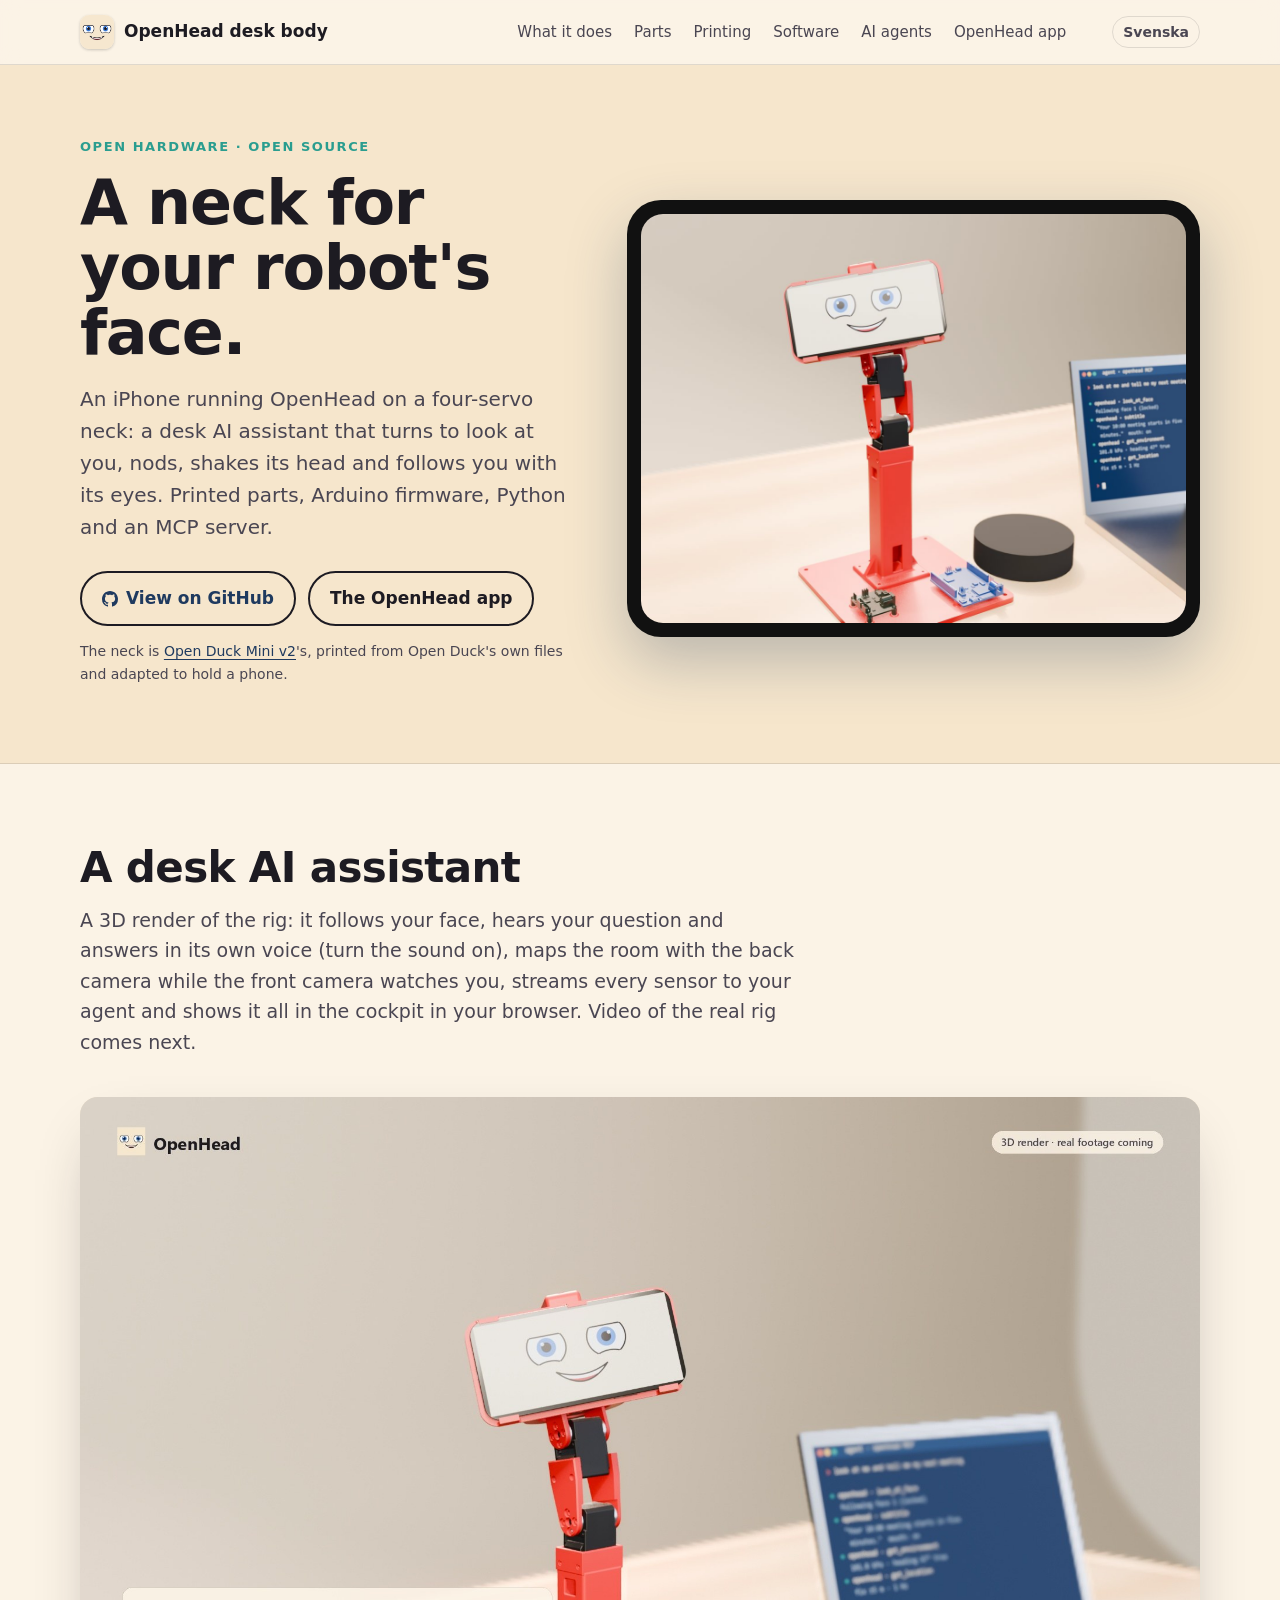
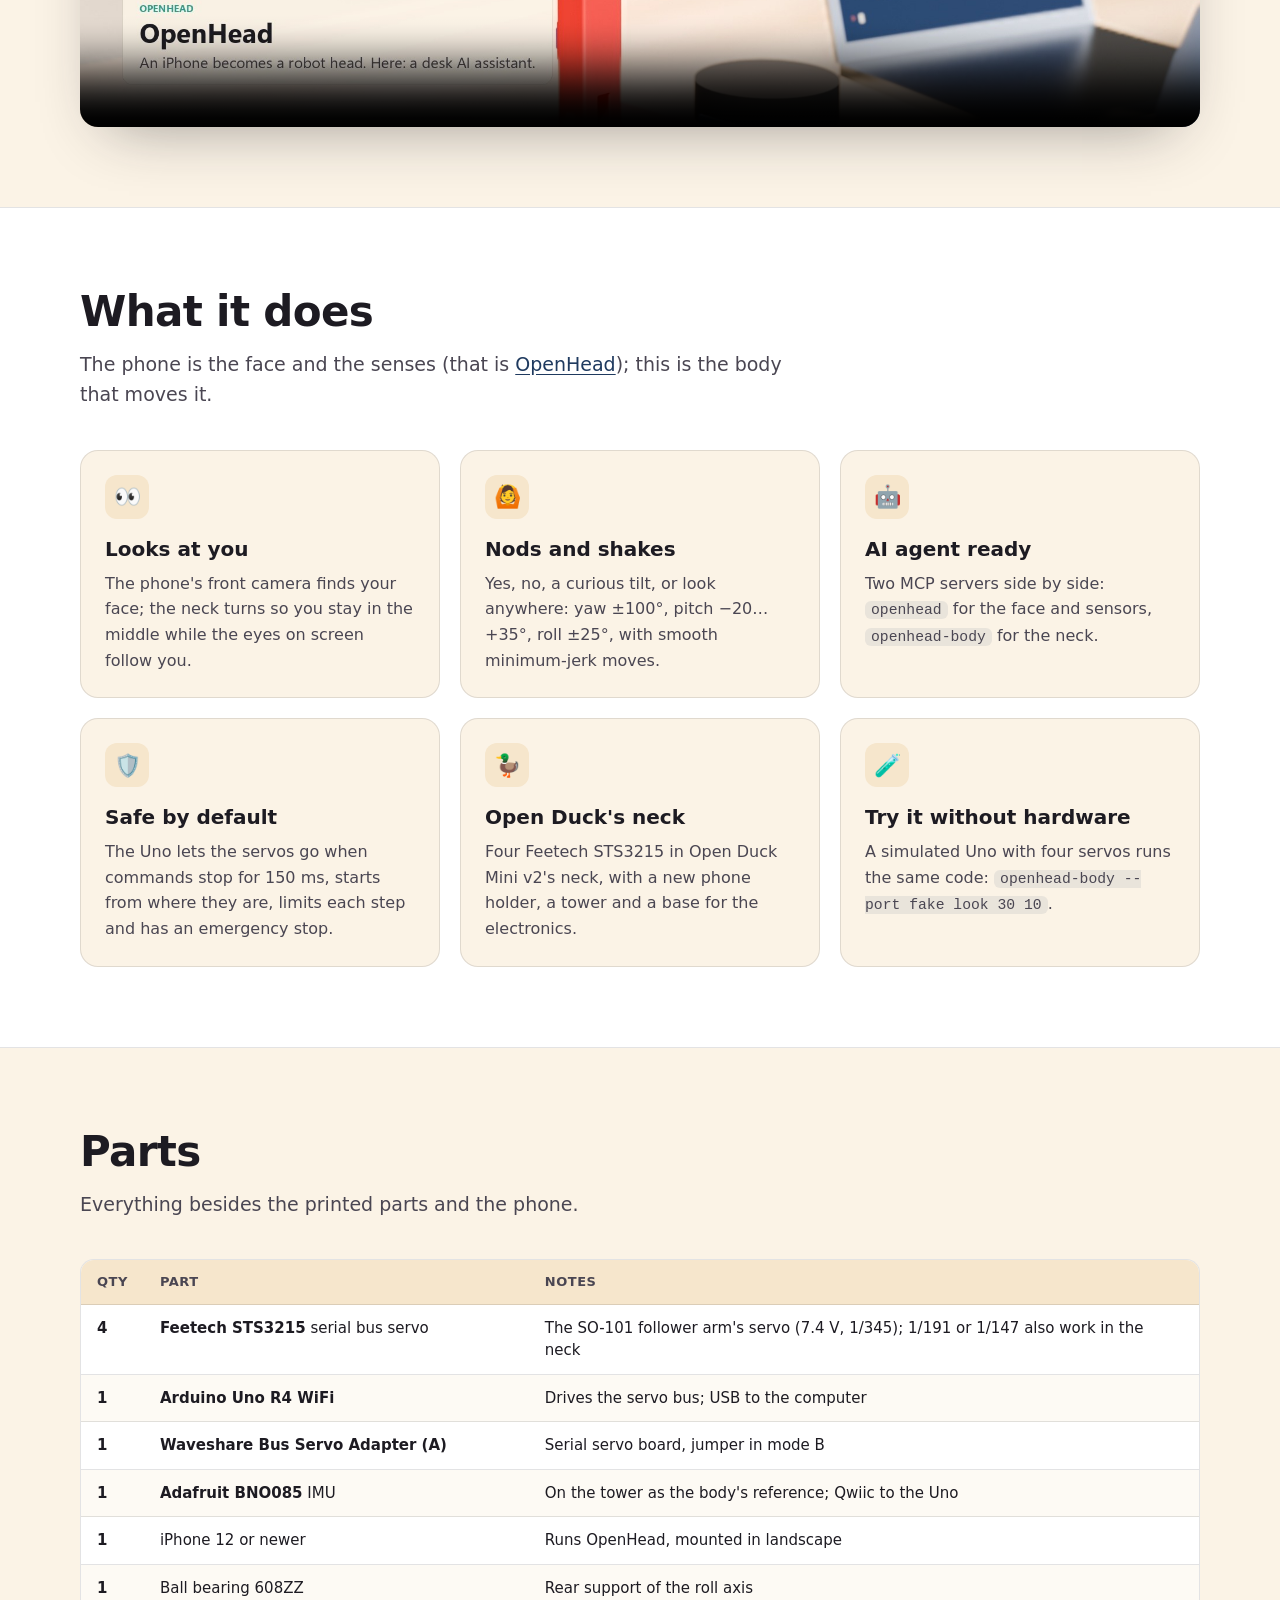
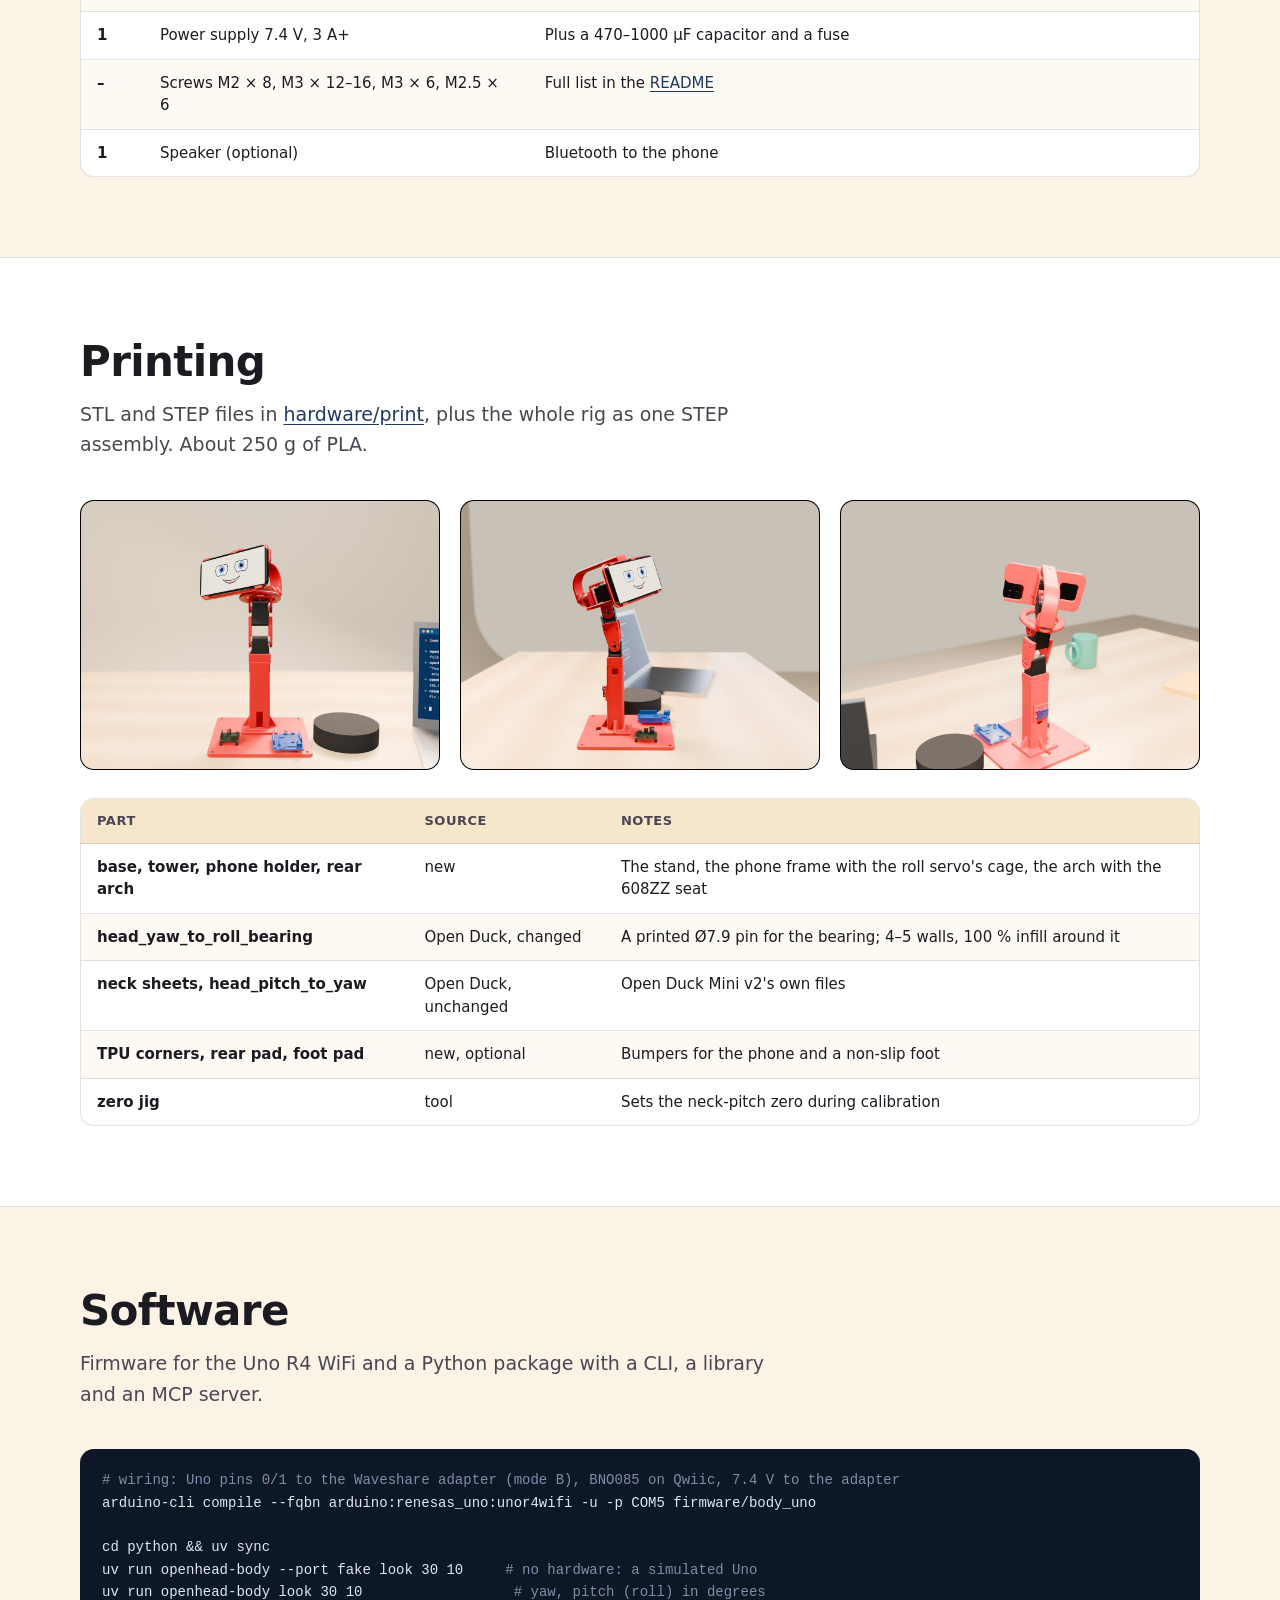
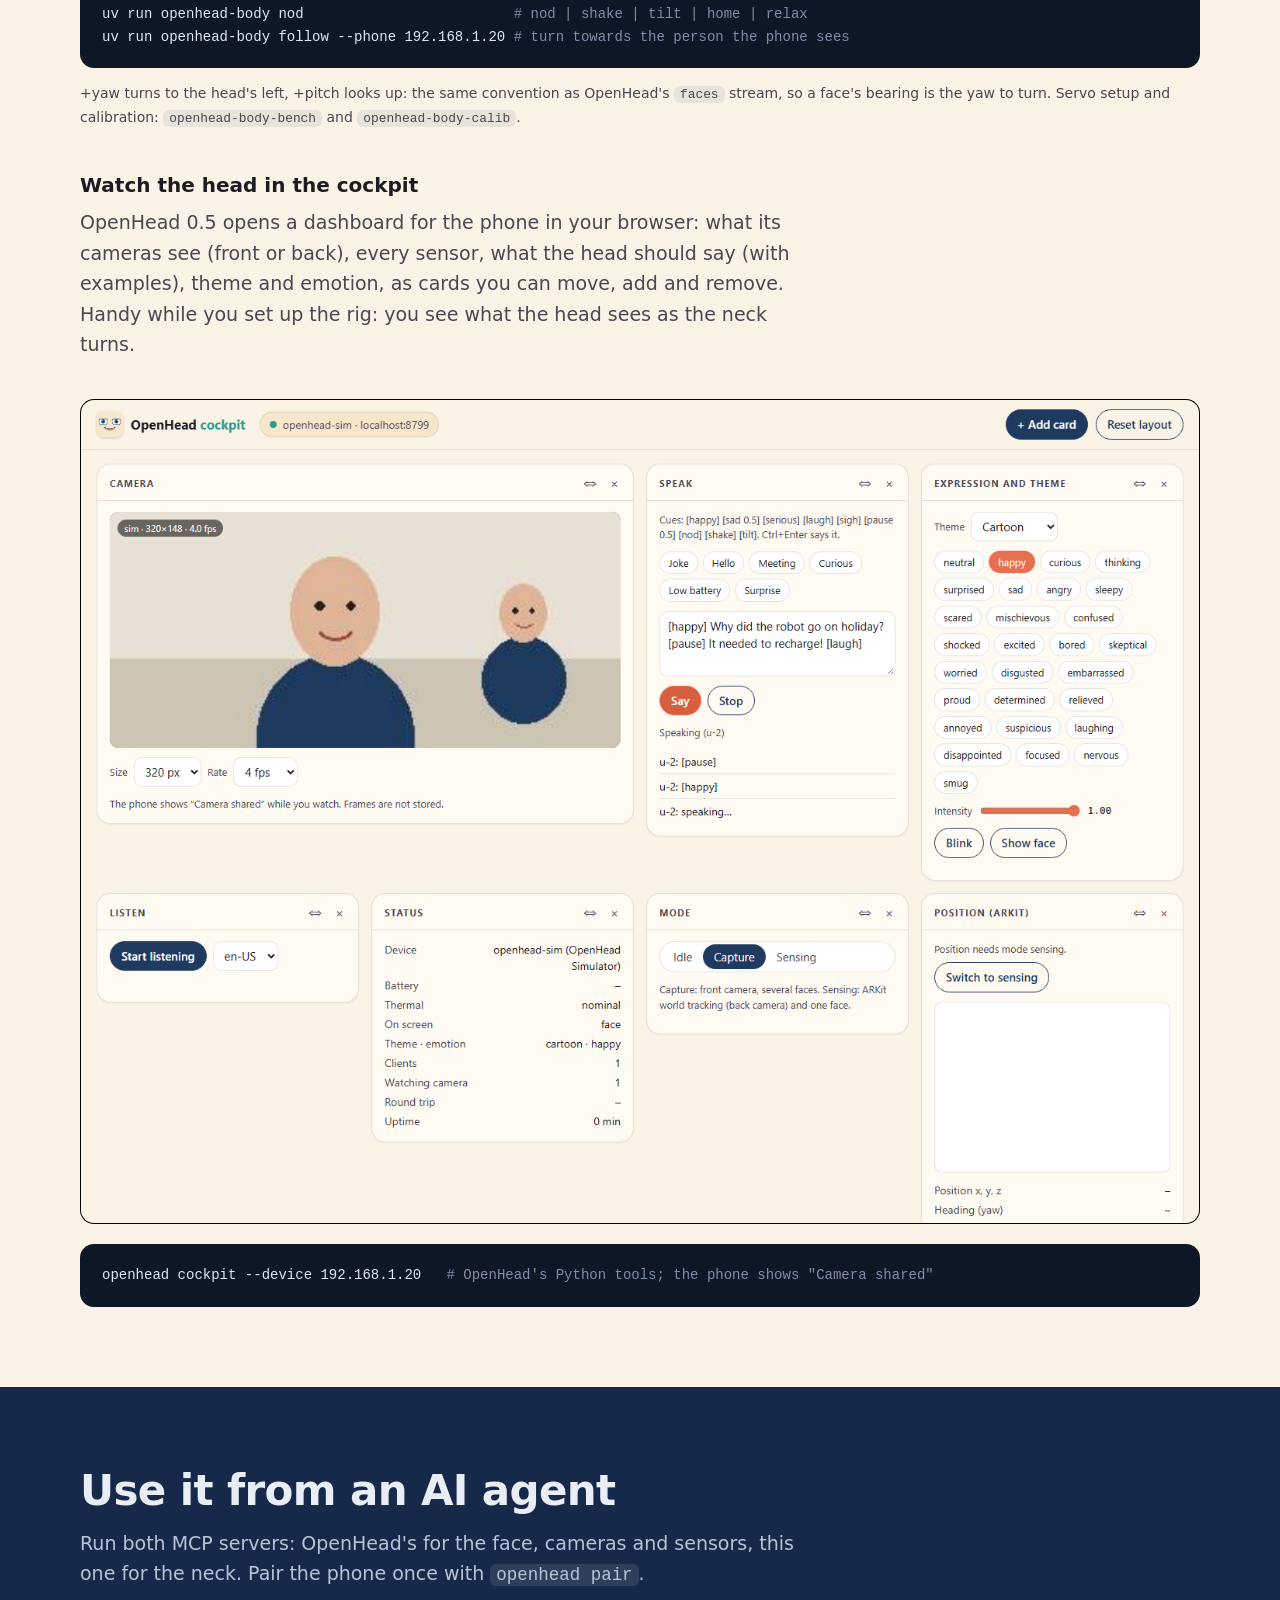
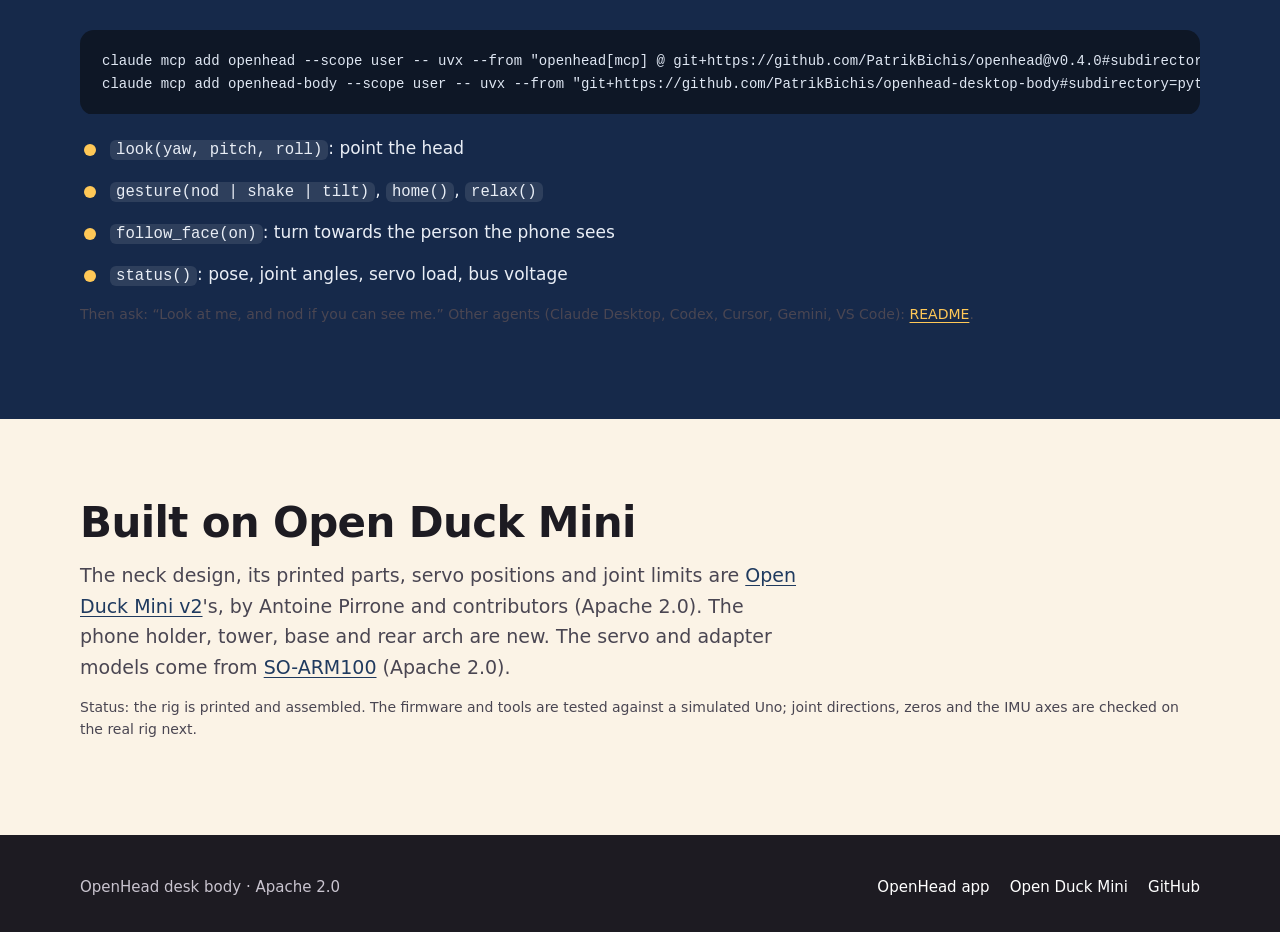
<file: docs/index.html>
<!doctype html>
<html lang="en">
<head>
  <meta charset="utf-8">
  <meta name="viewport" content="width=device-width, initial-scale=1">
  <title>OpenHead desk body</title>
  <meta name="description" content="An iPhone on a four-servo neck: a desk AI assistant that looks at you. Printed parts, Arduino Uno R4 WiFi firmware, Python and an MCP server. The neck is Open Duck Mini v2's, adapted to hold a phone. Open source.">
  <meta property="og:title" content="OpenHead desk body">
  <meta property="og:description" content="An iPhone on a four-servo neck: a desk AI assistant that looks at you. Open source.">
  <meta property="og:image" content="https://patrikbichis.github.io/openhead-desktop-body/media/desk-assistant-poster.jpg">
  <link rel="alternate" hreflang="en" href="https://patrikbichis.github.io/openhead-desktop-body/">
  <link rel="alternate" hreflang="sv" href="https://patrikbichis.github.io/openhead-desktop-body/sv/">
  <link rel="alternate" hreflang="x-default" href="https://patrikbichis.github.io/openhead-desktop-body/">
  <link rel="icon" href="media/favicon.png">
  <link rel="stylesheet" href="site.css">
</head>
<body>
  <header class="top">
    <div class="wrap">
      <a class="brand" href="./"><img src="media/icon.png" alt="">OpenHead desk body</a>
      <nav aria-label="Main">
        <a href="#what">What it does</a>
        <a href="#bom">Parts</a>
        <a href="#print">Printing</a>
        <a href="#software">Software</a>
        <a href="#agents">AI agents</a>
        <a href="https://patrikbichis.github.io/openhead/">OpenHead app</a>
      </nav>
      <a class="lang" href="sv/" hreflang="sv" lang="sv">Svenska</a>
    </div>
  </header>

  <main>
    <section class="hero">
      <div class="wrap">
        <div>
          <p class="eyebrow">Open hardware · Open source</p>
          <h1>A neck for your robot's face.</h1>
          <p class="lead">An iPhone running OpenHead on a four-servo neck: a desk AI assistant that turns to look at you, nods, shakes its head and follows you with its eyes. Printed parts, Arduino firmware, Python and an MCP server.</p>
          <div class="buttons">
            <a class="btn" href="https://github.com/PatrikBichis/openhead-desktop-body"><svg class="gh" aria-hidden="true" width="16" height="16" viewBox="0 0 16 16" fill="currentColor"><path d="M8 0c4.42 0 8 3.58 8 8a8.013 8.013 0 0 1-5.45 7.59c-.4.08-.55-.17-.55-.38 0-.27.01-1.13.01-2.2 0-.75-.25-1.23-.54-1.48 1.78-.2 3.65-.88 3.65-3.95 0-.88-.31-1.59-.82-2.15.08-.2.36-1.02-.08-2.12 0 0-.67-.22-2.2.82-.64-.18-1.32-.27-2-.27-.68 0-1.36.09-2 .27-1.53-1.03-2.2-.82-2.2-.82-.44 1.1-.16 1.92-.08 2.12-.51.56-.82 1.28-.82 2.15 0 3.06 1.86 3.75 3.64 3.95-.23.2-.44.55-.51 1.07-.46.21-1.61.55-2.33-.66-.15-.24-.6-.83-1.23-.82-.67.01-.27.38.01.53.34.19.73.9.82 1.13.16.45.68 1.31 2.69.94 0 .67.01 1.3.01 1.49 0 .21-.15.45-.55.38A7.995 7.995 0 0 1 0 8c0-4.42 3.58-8 8-8Z"/></svg>View on GitHub</a>
            <a class="btn ghost" href="https://patrikbichis.github.io/openhead/">The OpenHead app</a>
          </div>
          <p class="note">The neck is <a href="https://github.com/apirrone/Open_Duck_Mini">Open Duck Mini v2</a>'s, printed from Open Duck's own files and adapted to hold a phone.</p>
        </div>
        <div class="phone">
          <img src="media/hardware/hero.jpg" alt="Render of the desk body: a red tower and four-servo neck holding an iPhone showing a smiling face" style="border-radius:22px; aspect-ratio: 4 / 3">
        </div>
      </div>
    </section>

    <section id="desk" class="film">
      <div class="wrap">
        <h2>A desk AI assistant</h2>
        <p class="sub">A 3D render of the rig: it follows your face, hears your question and answers in its own voice (turn the sound on), maps the room with the back camera while the front camera watches you, streams every sensor to your agent and shows it all in the cockpit in your browser. Video of the real rig comes next.</p>
        <video controls muted loop playsinline preload="metadata" poster="media/desk-assistant-poster.jpg"
               aria-label="3D render: the red desk body on a desk following a person, talking, using both cameras, streaming its sensors to an AI agent on a laptop and showing it all in the cockpit in a browser">
          <source src="media/desk-assistant.mp4" type="video/mp4">
        </video>
      </div>
    </section>

    <section id="what" class="alt">
      <div class="wrap">
        <h2>What it does</h2>
        <p class="sub">The phone is the face and the senses (that is <a href="https://github.com/PatrikBichis/openhead">OpenHead</a>); this is the body that moves it.</p>
        <div class="grid">
          <div class="card">
            <div class="icon" aria-hidden="true">👀</div>
            <h3>Looks at you</h3>
            <p>The phone's front camera finds your face; the neck turns so you stay in the middle while the eyes on screen follow you.</p>
          </div>
          <div class="card">
            <div class="icon" aria-hidden="true">🙆</div>
            <h3>Nods and shakes</h3>
            <p>Yes, no, a curious tilt, or look anywhere: yaw ±100°, pitch −20…+35°, roll ±25°, with smooth minimum-jerk moves.</p>
          </div>
          <div class="card">
            <div class="icon" aria-hidden="true">🤖</div>
            <h3>AI agent ready</h3>
            <p>Two MCP servers side by side: <code>openhead</code> for the face and sensors, <code>openhead-body</code> for the neck.</p>
          </div>
          <div class="card">
            <div class="icon" aria-hidden="true">🛡️</div>
            <h3>Safe by default</h3>
            <p>The Uno lets the servos go when commands stop for 150 ms, starts from where they are, limits each step and has an emergency stop.</p>
          </div>
          <div class="card">
            <div class="icon" aria-hidden="true">🦆</div>
            <h3>Open Duck's neck</h3>
            <p>Four Feetech STS3215 in Open Duck Mini v2's neck, with a new phone holder, a tower and a base for the electronics.</p>
          </div>
          <div class="card">
            <div class="icon" aria-hidden="true">🧪</div>
            <h3>Try it without hardware</h3>
            <p>A simulated Uno with four servos runs the same code: <code>openhead-body --port fake look 30 10</code>.</p>
          </div>
        </div>
      </div>
    </section>

    <section id="bom">
      <div class="wrap">
        <h2>Parts</h2>
        <p class="sub">Everything besides the printed parts and the phone.</p>
        <div style="overflow-x:auto">
          <table class="data">
            <thead><tr><th>Qty</th><th>Part</th><th>Notes</th></tr></thead>
            <tbody>
              <tr><td>4</td><td><strong>Feetech STS3215</strong> serial bus servo</td><td>The SO-101 follower arm's servo (7.4 V, 1/345); 1/191 or 1/147 also work in the neck</td></tr>
              <tr><td>1</td><td><strong>Arduino Uno R4 WiFi</strong></td><td>Drives the servo bus; USB to the computer</td></tr>
              <tr><td>1</td><td><strong>Waveshare Bus Servo Adapter (A)</strong></td><td>Serial servo board, jumper in mode B</td></tr>
              <tr><td>1</td><td><strong>Adafruit BNO085</strong> IMU</td><td>On the tower as the body's reference; Qwiic to the Uno</td></tr>
              <tr><td>1</td><td>iPhone 12 or newer</td><td>Runs OpenHead, mounted in landscape</td></tr>
              <tr><td>1</td><td>Ball bearing 608ZZ</td><td>Rear support of the roll axis</td></tr>
              <tr><td>1</td><td>Power supply 7.4 V, 3 A+</td><td>Plus a 470–1000 µF capacitor and a fuse</td></tr>
              <tr><td>–</td><td>Screws M2 × 8, M3 × 12–16, M3 × 6, M2.5 × 6</td><td>Full list in the <a href="https://github.com/PatrikBichis/openhead-desktop-body#bill-of-materials">README</a></td></tr>
              <tr><td>1</td><td>Speaker (optional)</td><td>Bluetooth to the phone</td></tr>
            </tbody>
          </table>
        </div>
      </div>
    </section>

    <section id="print" class="alt">
      <div class="wrap">
        <h2>Printing</h2>
        <p class="sub">STL and STEP files in <a href="https://github.com/PatrikBichis/openhead-desktop-body/tree/main/hardware/print">hardware/print</a>, plus the whole rig as one STEP assembly. About 250 g of PLA.</p>
        <div class="grid" style="grid-template-columns: repeat(3, minmax(0, 1fr))">
          <figure style="margin:0"><img class="shot" src="media/hardware/front.jpg" alt="The rig from the front" loading="lazy"></figure>
          <figure style="margin:0"><img class="shot" src="media/hardware/side.jpg" alt="The rig from the side: tower, neck and phone holder" loading="lazy"></figure>
          <figure style="margin:0"><img class="shot" src="media/hardware/back.jpg" alt="The rig from behind: the rear arch with the bearing and the phone's back camera" loading="lazy"></figure>
        </div>
        <div style="overflow-x:auto; margin-top: 28px">
          <table class="data">
            <thead><tr><th>Part</th><th>Source</th><th>Notes</th></tr></thead>
            <tbody>
              <tr><td>base, tower, phone holder, rear arch</td><td>new</td><td>The stand, the phone frame with the roll servo's cage, the arch with the 608ZZ seat</td></tr>
              <tr><td>head_yaw_to_roll_bearing</td><td>Open Duck, changed</td><td>A printed Ø7.9 pin for the bearing; 4–5 walls, 100 % infill around it</td></tr>
              <tr><td>neck sheets, head_pitch_to_yaw</td><td>Open Duck, unchanged</td><td>Open Duck Mini v2's own files</td></tr>
              <tr><td>TPU corners, rear pad, foot pad</td><td>new, optional</td><td>Bumpers for the phone and a non-slip foot</td></tr>
              <tr><td>zero jig</td><td>tool</td><td>Sets the neck-pitch zero during calibration</td></tr>
            </tbody>
          </table>
        </div>
      </div>
    </section>

    <section id="software">
      <div class="wrap">
        <h2>Software</h2>
        <p class="sub">Firmware for the Uno R4 WiFi and a Python package with a CLI, a library and an MCP server.</p>
        <pre><span class="c"># wiring: Uno pins 0/1 to the Waveshare adapter (mode B), BNO085 on Qwiic, 7.4 V to the adapter</span>
arduino-cli compile --fqbn arduino:renesas_uno:unor4wifi -u -p COM5 firmware/body_uno

cd python &amp;&amp; uv sync
uv run openhead-body --port fake look 30 10     <span class="c"># no hardware: a simulated Uno</span>
uv run openhead-body look 30 10                  <span class="c"># yaw, pitch (roll) in degrees</span>
uv run openhead-body nod                         <span class="c"># nod | shake | tilt | home | relax</span>
uv run openhead-body follow --phone 192.168.1.20 <span class="c"># turn towards the person the phone sees</span></pre>
        <p class="note">+yaw turns to the head's left, +pitch looks up: the same convention as OpenHead's <code>faces</code> stream, so a face's bearing is the yaw to turn. Servo setup and calibration: <code>openhead-body-bench</code> and <code>openhead-body-calib</code>.</p>
        <h3 style="margin-top: 40px">Watch the head in the cockpit</h3>
        <p class="sub">OpenHead 0.5 opens a dashboard for the phone in your browser: what its cameras see (front or back), every sensor, what the head should say (with examples), theme and emotion, as cards you can move, add and remove. Handy while you set up the rig: you see what the head sees as the neck turns.</p>
        <img class="shot" src="media/cockpit.png" alt="OpenHead cockpit in a browser: the camera as video with two people, a Speak card with example buttons, expression and theme, status, mode and ARKit position" loading="lazy">
        <pre style="margin-top: 20px">openhead cockpit --device 192.168.1.20   <span class="c"># OpenHead's Python tools; the phone shows "Camera shared"</span></pre>
      </div>
    </section>

    <section id="agents" class="dark">
      <div class="wrap">
        <h2>Use it from an AI agent</h2>
        <p class="sub">Run both MCP servers: OpenHead's for the face, cameras and sensors, this one for the neck. Pair the phone once with <code>openhead pair</code>.</p>
        <pre>claude mcp add openhead --scope user -- uvx --from "openhead[mcp] @ git+https://github.com/PatrikBichis/openhead@v0.4.0#subdirectory=python" openhead mcp --device 192.168.1.20
claude mcp add openhead-body --scope user -- uvx --from "git+https://github.com/PatrikBichis/openhead-desktop-body#subdirectory=python" openhead-body --phone 192.168.1.20 mcp</pre>
        <ul class="list" style="margin-top: 20px">
          <li><code>look(yaw, pitch, roll)</code>: point the head</li>
          <li><code>gesture(nod | shake | tilt)</code>, <code>home()</code>, <code>relax()</code></li>
          <li><code>follow_face(on)</code>: turn towards the person the phone sees</li>
          <li><code>status()</code>: pose, joint angles, servo load, bus voltage</li>
        </ul>
        <p class="note">Then ask: “Look at me, and nod if you can see me.” Other agents (Claude Desktop, Codex, Cursor, Gemini, VS Code): <a href="https://github.com/PatrikBichis/openhead-desktop-body#use-it-from-an-ai-agent">README</a>.</p>
      </div>
    </section>

    <section>
      <div class="wrap">
        <h2>Built on Open Duck Mini</h2>
        <p class="sub" style="margin-bottom: 12px">The neck design, its printed parts, servo positions and joint limits are <a href="https://github.com/apirrone/Open_Duck_Mini">Open Duck Mini v2</a>'s, by Antoine Pirrone and contributors (Apache 2.0). The phone holder, tower, base and rear arch are new. The servo and adapter models come from <a href="https://github.com/TheRobotStudio/SO-ARM100">SO-ARM100</a> (Apache 2.0).</p>
        <p class="note">Status: the rig is printed and assembled. The firmware and tools are tested against a simulated Uno; joint directions, zeros and the IMU axes are checked on the real rig next.</p>
      </div>
    </section>
  </main>

  <footer>
    <div class="wrap">
      <span>OpenHead desk body · Apache 2.0</span>
      <nav aria-label="Footer">
        <a href="https://patrikbichis.github.io/openhead/">OpenHead app</a>
        <a href="https://github.com/apirrone/Open_Duck_Mini">Open Duck Mini</a>
        <a class="ghlink" href="https://github.com/PatrikBichis/openhead-desktop-body">GitHub</a>
      </nav>
    </div>
  </footer>
  <script src="film.js" defer></script>
</body>
</html>
</file>
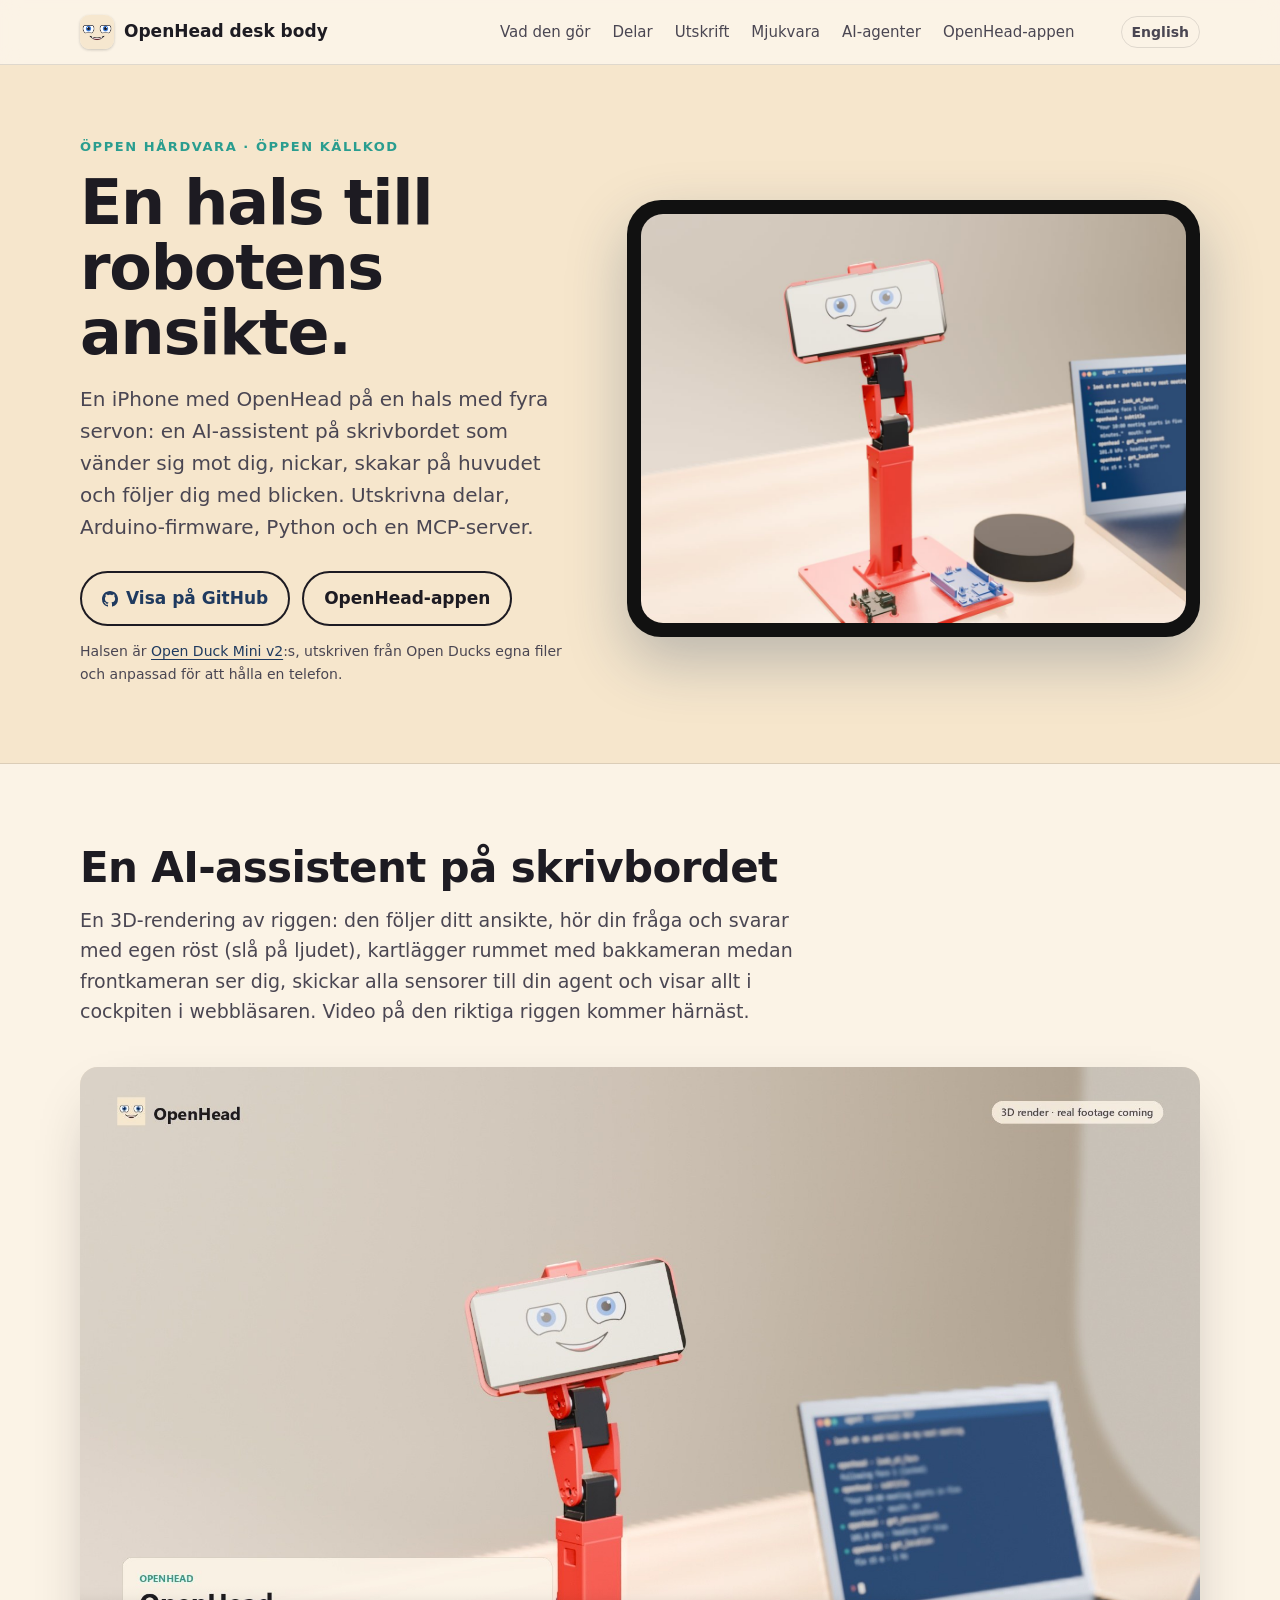
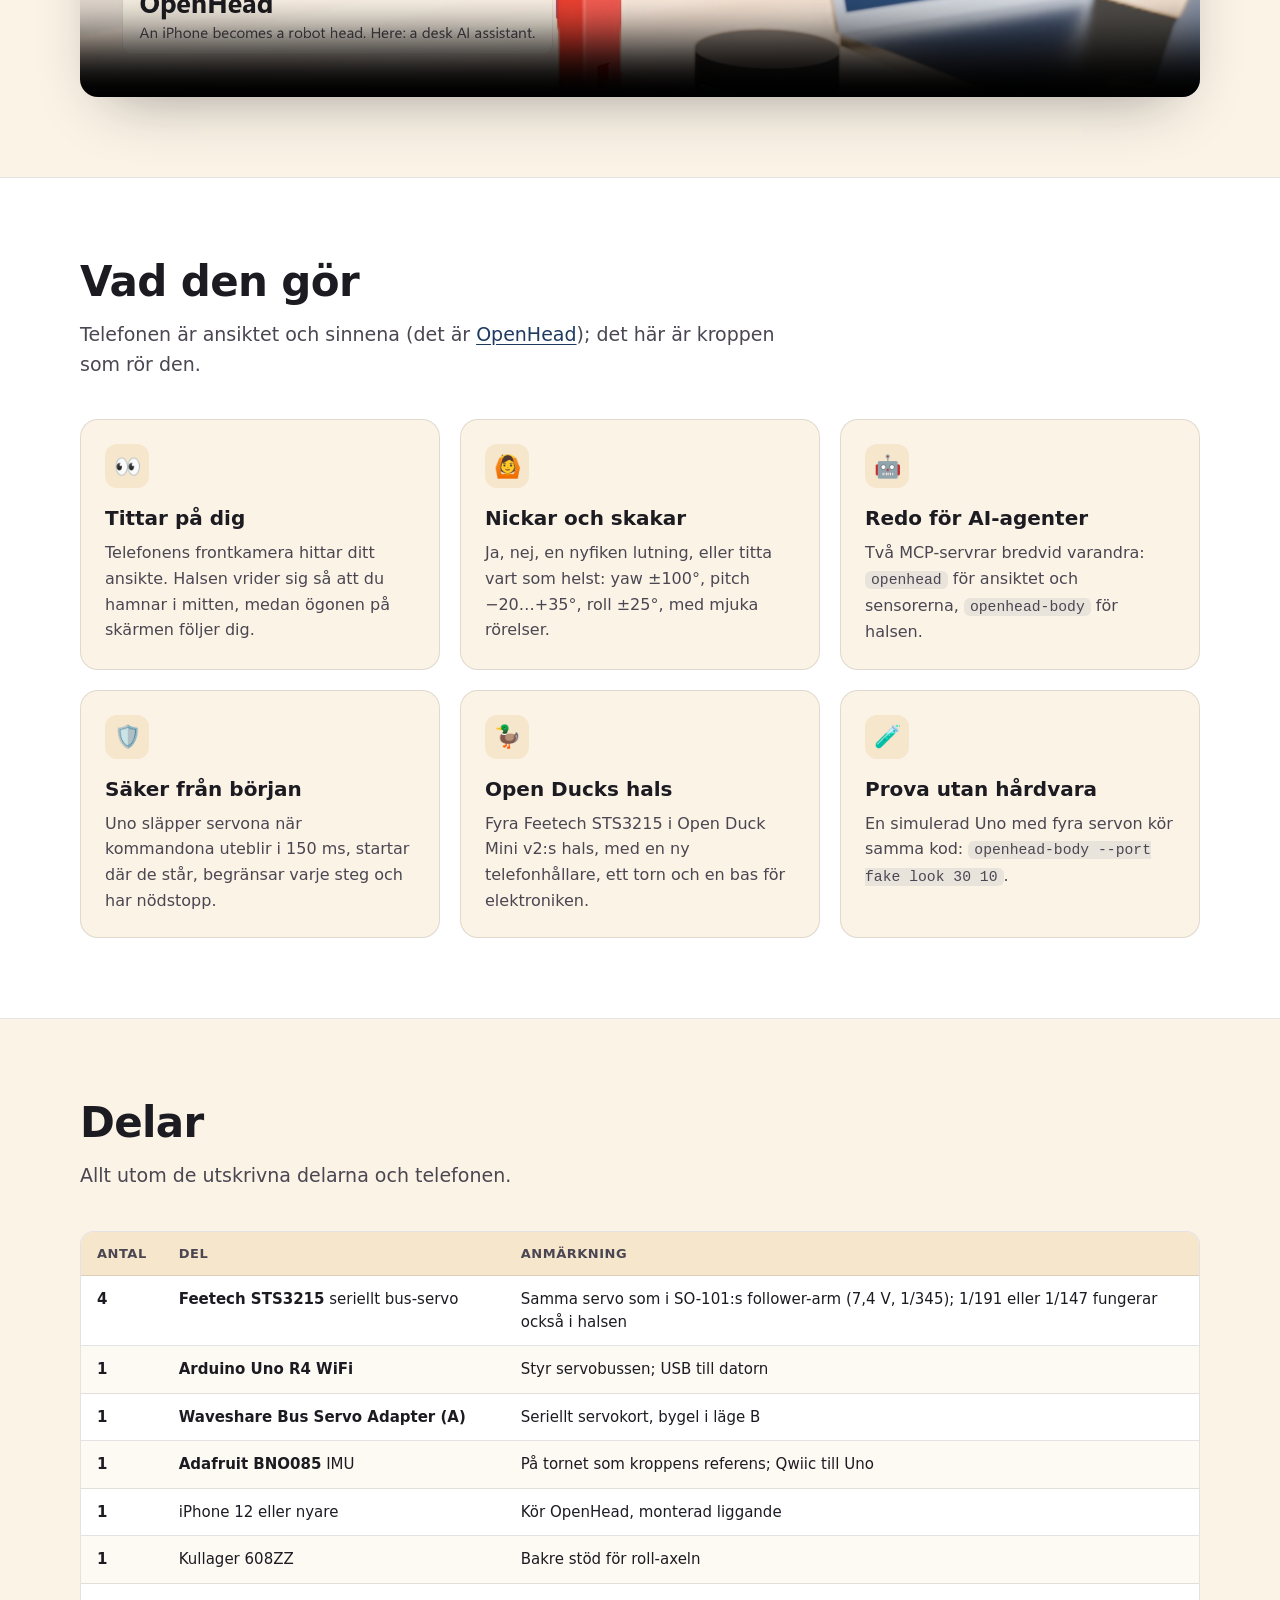
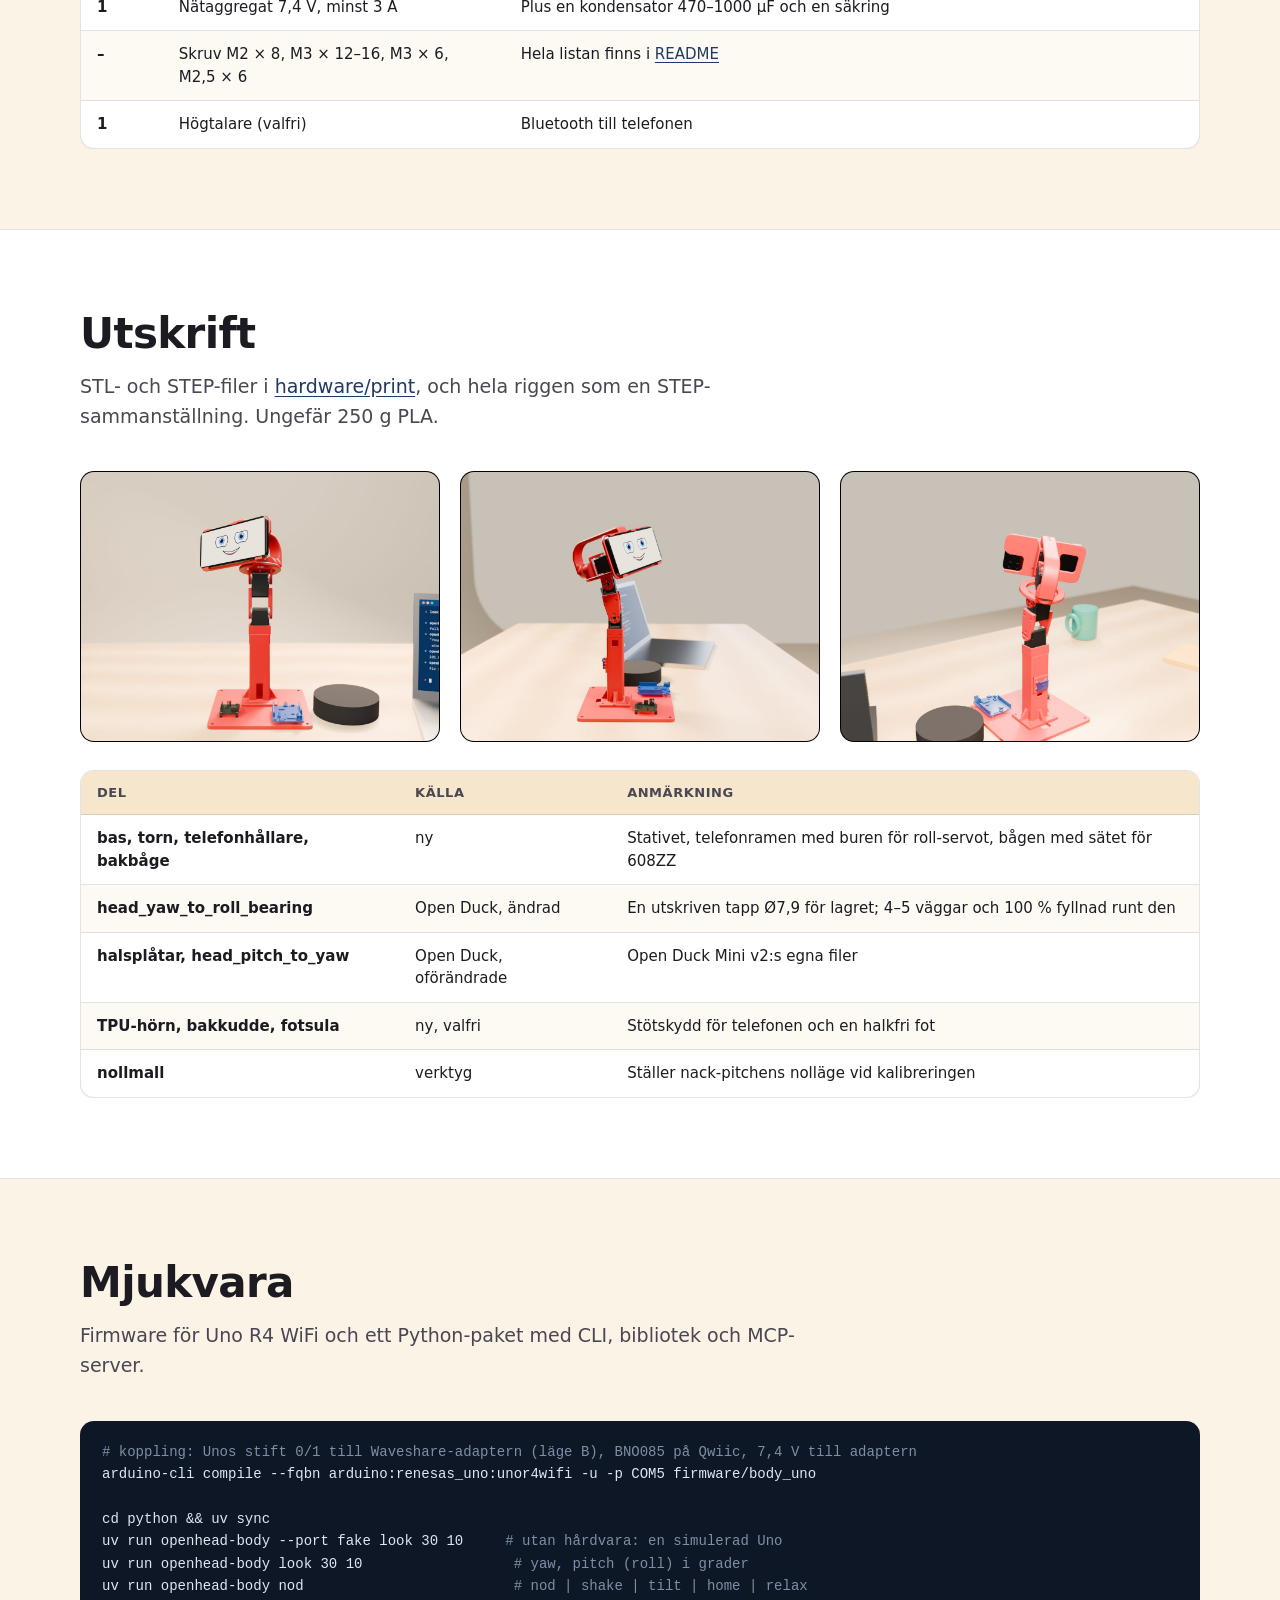
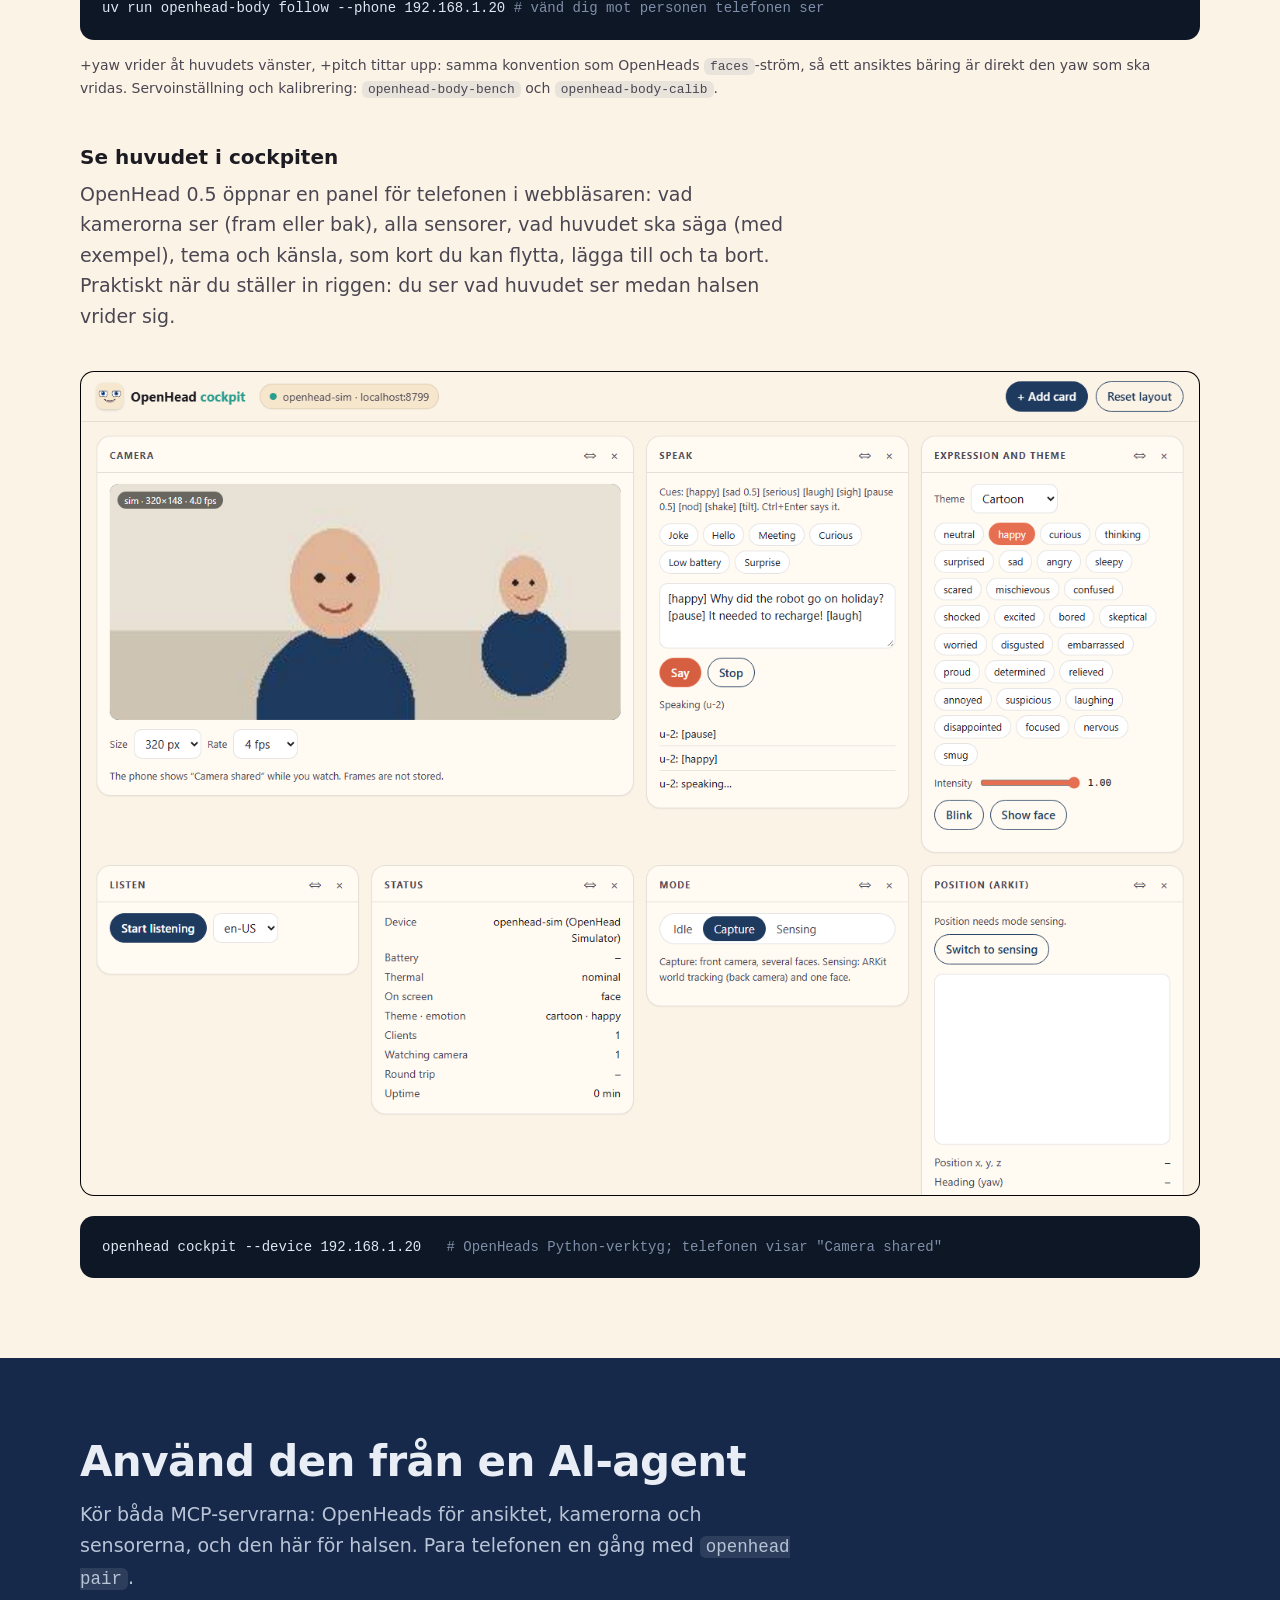
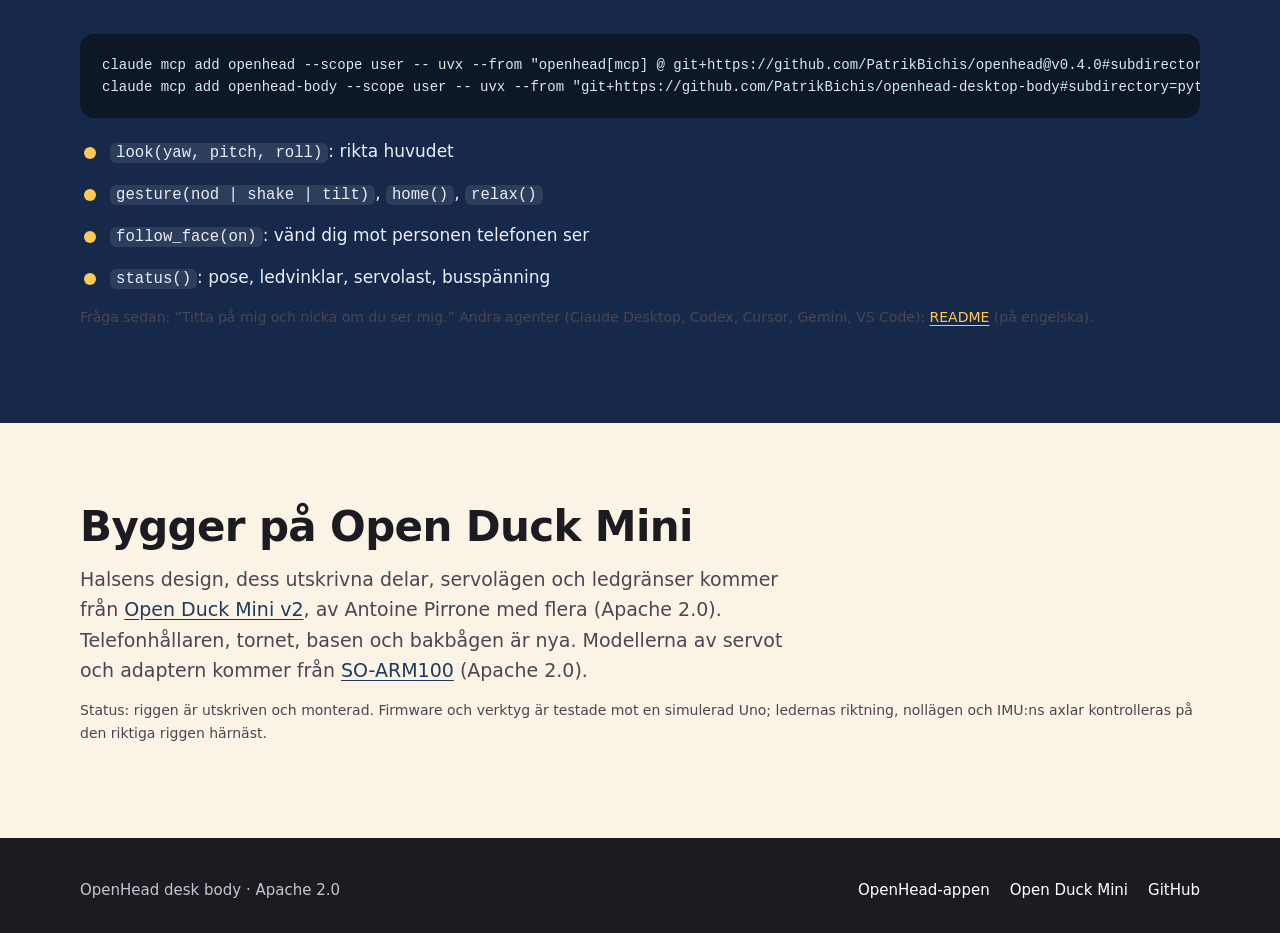
<file: docs/sv/index.html>
<!doctype html>
<html lang="sv">
<head>
  <meta charset="utf-8">
  <meta name="viewport" content="width=device-width, initial-scale=1">
  <title>OpenHead desk body</title>
  <meta name="description" content="En iPhone på en hals med fyra servon: en AI-assistent på skrivbordet som tittar på dig. Utskrivna delar, firmware för Arduino Uno R4 WiFi, Python och en MCP-server. Halsen är Open Duck Mini v2:s, anpassad för att hålla en telefon. Öppen källkod.">
  <meta property="og:title" content="OpenHead desk body">
  <meta property="og:description" content="En iPhone på en hals med fyra servon: en AI-assistent på skrivbordet som tittar på dig. Öppen källkod.">
  <meta property="og:image" content="https://patrikbichis.github.io/openhead-desktop-body/media/desk-assistant-poster.jpg">
  <link rel="alternate" hreflang="en" href="https://patrikbichis.github.io/openhead-desktop-body/">
  <link rel="alternate" hreflang="sv" href="https://patrikbichis.github.io/openhead-desktop-body/sv/">
  <link rel="alternate" hreflang="x-default" href="https://patrikbichis.github.io/openhead-desktop-body/">
  <link rel="icon" href="../media/favicon.png">
  <link rel="stylesheet" href="../site.css">
</head>
<body>
  <header class="top">
    <div class="wrap">
      <a class="brand" href="./"><img src="../media/icon.png" alt="">OpenHead desk body</a>
      <nav aria-label="Huvudmeny">
        <a href="#what">Vad den gör</a>
        <a href="#bom">Delar</a>
        <a href="#print">Utskrift</a>
        <a href="#software">Mjukvara</a>
        <a href="#agents">AI-agenter</a>
        <a href="https://patrikbichis.github.io/openhead/sv/">OpenHead-appen</a>
      </nav>
      <a class="lang" href="../" hreflang="en" lang="en">English</a>
    </div>
  </header>

  <main>
    <section class="hero">
      <div class="wrap">
        <div>
          <p class="eyebrow">Öppen hårdvara · Öppen källkod</p>
          <h1>En hals till robotens ansikte.</h1>
          <p class="lead">En iPhone med OpenHead på en hals med fyra servon: en AI-assistent på skrivbordet som vänder sig mot dig, nickar, skakar på huvudet och följer dig med blicken. Utskrivna delar, Arduino-firmware, Python och en MCP-server.</p>
          <div class="buttons">
            <a class="btn" href="https://github.com/PatrikBichis/openhead-desktop-body"><svg class="gh" aria-hidden="true" width="16" height="16" viewBox="0 0 16 16" fill="currentColor"><path d="M8 0c4.42 0 8 3.58 8 8a8.013 8.013 0 0 1-5.45 7.59c-.4.08-.55-.17-.55-.38 0-.27.01-1.13.01-2.2 0-.75-.25-1.23-.54-1.48 1.78-.2 3.65-.88 3.65-3.95 0-.88-.31-1.59-.82-2.15.08-.2.36-1.02-.08-2.12 0 0-.67-.22-2.2.82-.64-.18-1.32-.27-2-.27-.68 0-1.36.09-2 .27-1.53-1.03-2.2-.82-2.2-.82-.44 1.1-.16 1.92-.08 2.12-.51.56-.82 1.28-.82 2.15 0 3.06 1.86 3.75 3.64 3.95-.23.2-.44.55-.51 1.07-.46.21-1.61.55-2.33-.66-.15-.24-.6-.83-1.23-.82-.67.01-.27.38.01.53.34.19.73.9.82 1.13.16.45.68 1.31 2.69.94 0 .67.01 1.3.01 1.49 0 .21-.15.45-.55.38A7.995 7.995 0 0 1 0 8c0-4.42 3.58-8 8-8Z"/></svg>Visa på GitHub</a>
            <a class="btn ghost" href="https://patrikbichis.github.io/openhead/sv/">OpenHead-appen</a>
          </div>
          <p class="note">Halsen är <a href="https://github.com/apirrone/Open_Duck_Mini">Open Duck Mini v2</a>:s, utskriven från Open Ducks egna filer och anpassad för att hålla en telefon.</p>
        </div>
        <div class="phone">
          <img src="../media/hardware/hero.jpg" alt="Rendering av riggen: ett rött torn och en hals med fyra servon som håller en iPhone med ett leende ansikte" style="border-radius:22px; aspect-ratio: 4 / 3">
        </div>
      </div>
    </section>

    <section id="desk" class="film">
      <div class="wrap">
        <h2>En AI-assistent på skrivbordet</h2>
        <p class="sub">En 3D-rendering av riggen: den följer ditt ansikte, hör din fråga och svarar med egen röst (slå på ljudet), kartlägger rummet med bakkameran medan frontkameran ser dig, skickar alla sensorer till din agent och visar allt i cockpiten i webbläsaren. Video på den riktiga riggen kommer härnäst.</p>
        <video controls muted loop playsinline preload="metadata" poster="../media/desk-assistant-poster.jpg"
               aria-label="3D-rendering: den röda riggen på ett skrivbord som följer en person, pratar, använder båda kamerorna skickar sensordata till en AI-agent på en laptop och visar allt i cockpiten i en webbläsare">
          <source src="../media/desk-assistant.mp4" type="video/mp4">
        </video>
      </div>
    </section>

    <section id="what" class="alt">
      <div class="wrap">
        <h2>Vad den gör</h2>
        <p class="sub">Telefonen är ansiktet och sinnena (det är <a href="https://github.com/PatrikBichis/openhead">OpenHead</a>); det här är kroppen som rör den.</p>
        <div class="grid">
          <div class="card">
            <div class="icon" aria-hidden="true">👀</div>
            <h3>Tittar på dig</h3>
            <p>Telefonens frontkamera hittar ditt ansikte. Halsen vrider sig så att du hamnar i mitten, medan ögonen på skärmen följer dig.</p>
          </div>
          <div class="card">
            <div class="icon" aria-hidden="true">🙆</div>
            <h3>Nickar och skakar</h3>
            <p>Ja, nej, en nyfiken lutning, eller titta vart som helst: yaw ±100°, pitch −20…+35°, roll ±25°, med mjuka rörelser.</p>
          </div>
          <div class="card">
            <div class="icon" aria-hidden="true">🤖</div>
            <h3>Redo för AI-agenter</h3>
            <p>Två MCP-servrar bredvid varandra: <code>openhead</code> för ansiktet och sensorerna, <code>openhead-body</code> för halsen.</p>
          </div>
          <div class="card">
            <div class="icon" aria-hidden="true">🛡️</div>
            <h3>Säker från början</h3>
            <p>Uno släpper servona när kommandona uteblir i 150 ms, startar där de står, begränsar varje steg och har nödstopp.</p>
          </div>
          <div class="card">
            <div class="icon" aria-hidden="true">🦆</div>
            <h3>Open Ducks hals</h3>
            <p>Fyra Feetech STS3215 i Open Duck Mini v2:s hals, med en ny telefonhållare, ett torn och en bas för elektroniken.</p>
          </div>
          <div class="card">
            <div class="icon" aria-hidden="true">🧪</div>
            <h3>Prova utan hårdvara</h3>
            <p>En simulerad Uno med fyra servon kör samma kod: <code>openhead-body --port fake look 30 10</code>.</p>
          </div>
        </div>
      </div>
    </section>

    <section id="bom">
      <div class="wrap">
        <h2>Delar</h2>
        <p class="sub">Allt utom de utskrivna delarna och telefonen.</p>
        <div style="overflow-x:auto">
          <table class="data">
            <thead><tr><th>Antal</th><th>Del</th><th>Anmärkning</th></tr></thead>
            <tbody>
              <tr><td>4</td><td><strong>Feetech STS3215</strong> seriellt bus-servo</td><td>Samma servo som i SO-101:s follower-arm (7,4 V, 1/345); 1/191 eller 1/147 fungerar också i halsen</td></tr>
              <tr><td>1</td><td><strong>Arduino Uno R4 WiFi</strong></td><td>Styr servobussen; USB till datorn</td></tr>
              <tr><td>1</td><td><strong>Waveshare Bus Servo Adapter (A)</strong></td><td>Seriellt servokort, bygel i läge B</td></tr>
              <tr><td>1</td><td><strong>Adafruit BNO085</strong> IMU</td><td>På tornet som kroppens referens; Qwiic till Uno</td></tr>
              <tr><td>1</td><td>iPhone 12 eller nyare</td><td>Kör OpenHead, monterad liggande</td></tr>
              <tr><td>1</td><td>Kullager 608ZZ</td><td>Bakre stöd för roll-axeln</td></tr>
              <tr><td>1</td><td>Nätaggregat 7,4 V, minst 3 A</td><td>Plus en kondensator 470–1000 µF och en säkring</td></tr>
              <tr><td>–</td><td>Skruv M2 × 8, M3 × 12–16, M3 × 6, M2,5 × 6</td><td>Hela listan finns i <a href="https://github.com/PatrikBichis/openhead-desktop-body#bill-of-materials">README</a></td></tr>
              <tr><td>1</td><td>Högtalare (valfri)</td><td>Bluetooth till telefonen</td></tr>
            </tbody>
          </table>
        </div>
      </div>
    </section>

    <section id="print" class="alt">
      <div class="wrap">
        <h2>Utskrift</h2>
        <p class="sub">STL- och STEP-filer i <a href="https://github.com/PatrikBichis/openhead-desktop-body/tree/main/hardware/print">hardware/print</a>, och hela riggen som en STEP-sammanställning. Ungefär 250 g PLA.</p>
        <div class="grid" style="grid-template-columns: repeat(3, minmax(0, 1fr))">
          <figure style="margin:0"><img class="shot" src="../media/hardware/front.jpg" alt="Riggen framifrån" loading="lazy"></figure>
          <figure style="margin:0"><img class="shot" src="../media/hardware/side.jpg" alt="Riggen från sidan: torn, hals och telefonhållare" loading="lazy"></figure>
          <figure style="margin:0"><img class="shot" src="../media/hardware/back.jpg" alt="Riggen bakifrån: bakbågen med lagret och telefonens bakkamera" loading="lazy"></figure>
        </div>
        <div style="overflow-x:auto; margin-top: 28px">
          <table class="data">
            <thead><tr><th>Del</th><th>Källa</th><th>Anmärkning</th></tr></thead>
            <tbody>
              <tr><td>bas, torn, telefonhållare, bakbåge</td><td>ny</td><td>Stativet, telefonramen med buren för roll-servot, bågen med sätet för 608ZZ</td></tr>
              <tr><td>head_yaw_to_roll_bearing</td><td>Open Duck, ändrad</td><td>En utskriven tapp Ø7,9 för lagret; 4–5 väggar och 100 % fyllnad runt den</td></tr>
              <tr><td>halsplåtar, head_pitch_to_yaw</td><td>Open Duck, oförändrade</td><td>Open Duck Mini v2:s egna filer</td></tr>
              <tr><td>TPU-hörn, bakkudde, fotsula</td><td>ny, valfri</td><td>Stötskydd för telefonen och en halkfri fot</td></tr>
              <tr><td>nollmall</td><td>verktyg</td><td>Ställer nack-pitchens nolläge vid kalibreringen</td></tr>
            </tbody>
          </table>
        </div>
      </div>
    </section>

    <section id="software">
      <div class="wrap">
        <h2>Mjukvara</h2>
        <p class="sub">Firmware för Uno R4 WiFi och ett Python-paket med CLI, bibliotek och MCP-server.</p>
        <pre><span class="c"># koppling: Unos stift 0/1 till Waveshare-adaptern (läge B), BNO085 på Qwiic, 7,4 V till adaptern</span>
arduino-cli compile --fqbn arduino:renesas_uno:unor4wifi -u -p COM5 firmware/body_uno

cd python &amp;&amp; uv sync
uv run openhead-body --port fake look 30 10     <span class="c"># utan hårdvara: en simulerad Uno</span>
uv run openhead-body look 30 10                  <span class="c"># yaw, pitch (roll) i grader</span>
uv run openhead-body nod                         <span class="c"># nod | shake | tilt | home | relax</span>
uv run openhead-body follow --phone 192.168.1.20 <span class="c"># vänd dig mot personen telefonen ser</span></pre>
        <p class="note">+yaw vrider åt huvudets vänster, +pitch tittar upp: samma konvention som OpenHeads <code>faces</code>-ström, så ett ansiktes bäring är direkt den yaw som ska vridas. Servoinställning och kalibrering: <code>openhead-body-bench</code> och <code>openhead-body-calib</code>.</p>
        <h3 style="margin-top: 40px">Se huvudet i cockpiten</h3>
        <p class="sub">OpenHead 0.5 öppnar en panel för telefonen i webbläsaren: vad kamerorna ser (fram eller bak), alla sensorer, vad huvudet ska säga (med exempel), tema och känsla, som kort du kan flytta, lägga till och ta bort. Praktiskt när du ställer in riggen: du ser vad huvudet ser medan halsen vrider sig.</p>
        <img class="shot" src="../media/cockpit.png" alt="OpenHead cockpit i en webbläsare: kameran som video med två personer, ett Speak-kort med exempelknappar, uttryck och tema, status, läge och ARKit-position" loading="lazy">
        <pre style="margin-top: 20px">openhead cockpit --device 192.168.1.20   <span class="c"># OpenHeads Python-verktyg; telefonen visar "Camera shared"</span></pre>
      </div>
    </section>

    <section id="agents" class="dark">
      <div class="wrap">
        <h2>Använd den från en AI-agent</h2>
        <p class="sub">Kör båda MCP-servrarna: OpenHeads för ansiktet, kamerorna och sensorerna, och den här för halsen. Para telefonen en gång med <code>openhead pair</code>.</p>
        <pre>claude mcp add openhead --scope user -- uvx --from "openhead[mcp] @ git+https://github.com/PatrikBichis/openhead@v0.4.0#subdirectory=python" openhead mcp --device 192.168.1.20
claude mcp add openhead-body --scope user -- uvx --from "git+https://github.com/PatrikBichis/openhead-desktop-body#subdirectory=python" openhead-body --phone 192.168.1.20 mcp</pre>
        <ul class="list" style="margin-top: 20px">
          <li><code>look(yaw, pitch, roll)</code>: rikta huvudet</li>
          <li><code>gesture(nod | shake | tilt)</code>, <code>home()</code>, <code>relax()</code></li>
          <li><code>follow_face(on)</code>: vänd dig mot personen telefonen ser</li>
          <li><code>status()</code>: pose, ledvinklar, servolast, busspänning</li>
        </ul>
        <p class="note">Fråga sedan: ”Titta på mig och nicka om du ser mig.” Andra agenter (Claude Desktop, Codex, Cursor, Gemini, VS Code): <a href="https://github.com/PatrikBichis/openhead-desktop-body#use-it-from-an-ai-agent">README</a> (på engelska).</p>
      </div>
    </section>

    <section>
      <div class="wrap">
        <h2>Bygger på Open Duck Mini</h2>
        <p class="sub" style="margin-bottom: 12px">Halsens design, dess utskrivna delar, servolägen och ledgränser kommer från <a href="https://github.com/apirrone/Open_Duck_Mini">Open Duck Mini v2</a>, av Antoine Pirrone med flera (Apache 2.0). Telefonhållaren, tornet, basen och bakbågen är nya. Modellerna av servot och adaptern kommer från <a href="https://github.com/TheRobotStudio/SO-ARM100">SO-ARM100</a> (Apache 2.0).</p>
        <p class="note">Status: riggen är utskriven och monterad. Firmware och verktyg är testade mot en simulerad Uno; ledernas riktning, nollägen och IMU:ns axlar kontrolleras på den riktiga riggen härnäst.</p>
      </div>
    </section>
  </main>

  <footer>
    <div class="wrap">
      <span>OpenHead desk body · Apache 2.0</span>
      <nav aria-label="Sidfot">
        <a href="https://patrikbichis.github.io/openhead/sv/">OpenHead-appen</a>
        <a href="https://github.com/apirrone/Open_Duck_Mini">Open Duck Mini</a>
        <a class="ghlink" href="https://github.com/PatrikBichis/openhead-desktop-body">GitHub</a>
      </nav>
    </div>
  </footer>
  <script src="../film.js" defer></script>
</body>
</html>
</file>
<file: docs/site.css>
/* OpenHead website (GitHub Pages from docs/). Colours from the cartoon theme. */
:root {
  --cream: #f6e6cc;
  --cream-2: #fbf3e6;
  --ink: #1d1b22;
  --ink-2: #4a4652;
  --navy: #1f3a5f;
  --navy-2: #16294a;
  --coral: #e76f51;
  --teal: #2a9d8f;
  --gold: #ffc857;
  --red: #b8323f;
  --line: rgba(29, 27, 34, 0.12);
  --radius: 18px;
  --max: 1120px;
  color-scheme: light;
}

* { box-sizing: border-box; }

html { scroll-behavior: smooth; }

body {
  margin: 0;
  background: var(--cream-2);
  color: var(--ink);
  font: 17px/1.6 system-ui, -apple-system, "Segoe UI", Roboto, "Helvetica Neue", Arial, sans-serif;
  -webkit-font-smoothing: antialiased;
}

img, video { max-width: 100%; display: block; }

a { color: var(--navy); text-underline-offset: 3px; }
a:hover { color: var(--coral); }

.wrap { width: min(var(--max), 100% - 32px); margin: 0 auto; }

/* header */
.top {
  position: sticky; top: 0; z-index: 10;
  background: rgba(251, 243, 230, 0.85);
  backdrop-filter: blur(10px);
  -webkit-backdrop-filter: blur(10px);
  border-bottom: 1px solid var(--line);
}
.top .wrap { display: flex; align-items: center; gap: 24px; min-height: 64px; }
.brand { display: flex; align-items: center; gap: 10px; font-weight: 700; color: var(--ink); text-decoration: none; }
.brand img { width: 34px; height: 34px; border-radius: 9px; box-shadow: 0 1px 3px rgba(0,0,0,.2); }
.top nav { margin-left: auto; display: flex; gap: 22px; flex-wrap: wrap; }
.top nav a { color: var(--ink-2); text-decoration: none; font-weight: 500; font-size: 15px; }
.top nav a:hover { color: var(--coral); }

/* hero */
.hero { background: var(--cream); padding: 72px 0 64px; border-bottom: 1px solid var(--line); }
.hero .wrap { display: grid; grid-template-columns: minmax(0, 1fr) minmax(0, 1.15fr); gap: 48px; align-items: center; }
.eyebrow { text-transform: uppercase; letter-spacing: .12em; font-size: 13px; font-weight: 700; color: var(--teal); margin: 0 0 12px; }
h1 { font-size: clamp(38px, 5.4vw, 62px); line-height: 1.05; margin: 0 0 18px; letter-spacing: -0.02em; }
.lead { font-size: 20px; color: var(--ink-2); margin: 0 0 28px; }
.buttons { display: flex; gap: 12px; flex-wrap: wrap; }
.btn {
  display: inline-flex; align-items: center; gap: 8px; padding: 12px 20px; border-radius: 999px;
  font-weight: 600; text-decoration: none; border: 2px solid var(--ink);
}
.btn.primary { background: var(--ink); color: var(--cream-2); }
.btn.primary:hover { background: var(--navy); border-color: var(--navy); color: #fff; }
.btn.ghost { color: var(--ink); }
.btn.ghost:hover { background: var(--ink); color: var(--cream-2); }
.note { font-size: 14px; color: var(--ink-2); margin-top: 14px; }

.phone {
  background: #111; border-radius: 34px; padding: 14px; box-shadow: 0 24px 60px rgba(31, 58, 95, .28);
}
.phone img, .phone video { border-radius: 22px; width: 100%; aspect-ratio: 844 / 390; object-fit: cover; background: #000; }

/* sections */
section { padding: 80px 0; }
section.alt { background: #fff; border-top: 1px solid var(--line); border-bottom: 1px solid var(--line); }
section.dark { background: var(--navy-2); color: #e9eef6; }
section.dark a { color: var(--gold); }
h2 { font-size: clamp(30px, 3.6vw, 42px); line-height: 1.12; margin: 0 0 14px; letter-spacing: -0.015em; }
h3 { font-size: 20px; margin: 0 0 6px; }
.sub { font-size: 19px; color: var(--ink-2); max-width: 720px; margin: 0 0 40px; }
section.dark .sub { color: #b9c4d6; }
section.film video { width: 100%; aspect-ratio: 16 / 9; border-radius: var(--radius); background: var(--cream);
  box-shadow: 0 24px 60px -28px rgba(29, 27, 34, .45); }

.grid { display: grid; grid-template-columns: repeat(3, minmax(0, 1fr)); gap: 20px; }
.card {
  background: #fff; border: 1px solid var(--line); border-radius: var(--radius); padding: 24px;
}
section.alt .card { background: var(--cream-2); }
.card p { margin: 0; color: var(--ink-2); font-size: 16px; }
.card .icon {
  width: 44px; height: 44px; border-radius: 12px; display: grid; place-items: center;
  font-size: 22px; margin-bottom: 14px; background: var(--cream);
}

.themes { display: grid; grid-template-columns: repeat(3, minmax(0, 1fr)); gap: 20px; }
.themes figure { margin: 0; }
.themes img { border-radius: 14px; border: 1px solid var(--line); aspect-ratio: 844 / 390; object-fit: cover; }
.themes figcaption { margin-top: 10px; font-weight: 600; }
.themes figcaption span { display: block; font-weight: 400; color: var(--ink-2); font-size: 15px; }

.split { display: grid; grid-template-columns: minmax(0, 1fr) minmax(0, 1fr); gap: 48px; align-items: center; }
.split.reverse > :first-child { order: 2; }
.list { list-style: none; padding: 0; margin: 0; display: grid; gap: 14px; }
.list li { padding-left: 30px; position: relative; }
.list li::before {
  content: ""; position: absolute; left: 4px; top: 9px; width: 12px; height: 12px; border-radius: 50%;
  background: var(--coral);
}
section.dark .list li::before { background: var(--gold); }

.shot { border-radius: 14px; border: 1px solid var(--line); background: #000; }

.steps { counter-reset: step; display: grid; grid-template-columns: repeat(4, 1fr); gap: 20px; }
.steps li { list-style: none; counter-increment: step; }
.steps li::before {
  content: counter(step); display: grid; place-items: center; width: 36px; height: 36px; border-radius: 50%;
  background: var(--gold); color: var(--ink); font-weight: 800; margin-bottom: 12px;
}
.steps { padding: 0; margin: 0; }

pre {
  background: #0e1726; color: #dfe7f3; border-radius: 14px; padding: 20px 22px; overflow-x: auto;
  font: 14px/1.6 ui-monospace, SFMono-Regular, Menlo, Consolas, monospace; margin: 0;
}
pre .c { color: #7f8ea8; }
code { font-family: ui-monospace, SFMono-Regular, Menlo, Consolas, monospace; font-size: .92em; }
:not(pre) > code { background: rgba(31, 58, 95, .08); padding: 1px 6px; border-radius: 6px; overflow-wrap: anywhere; }
section.dark :not(pre) > code { background: rgba(255, 255, 255, .1); }

.settings { display: grid; grid-template-columns: repeat(2, 1fr); gap: 14px; }
.settings img { border-radius: 12px; border: 1px solid var(--line); }

details { background: #fff; border: 1px solid var(--line); border-radius: 14px; padding: 16px 20px; }
details + details { margin-top: 12px; }
summary { cursor: pointer; font-weight: 600; }
details p { color: var(--ink-2); margin: 10px 0 0; }

table.data { width: 100%; border-collapse: separate; border-spacing: 0; font-size: 15px; line-height: 1.5;
  background: #fff; border: 1px solid var(--line); border-radius: 14px; overflow: hidden;
  box-shadow: 0 1px 2px rgba(29, 27, 34, .04); }
table.data th, table.data td { text-align: left; padding: 12px 16px; border-bottom: 1px solid var(--line); vertical-align: top; }
table.data th { background: var(--cream); font-weight: 700; font-size: 13px; letter-spacing: .04em; text-transform: uppercase; color: var(--ink-2); }
table.data tbody tr:last-child td { border-bottom: 0; }
table.data tbody tr:nth-child(even) td { background: #fdfaf4; }
table.data td:first-child { font-weight: 600; }
table.data.streams td:nth-child(1), table.data.streams td:nth-child(2) { white-space: nowrap; }
section.dark .themes img { border-color: rgba(255, 255, 255, .15); }

/* text pages (privacy, support) */
.page { padding: 56px 0 80px; }
.page .wrap { max-width: 780px; }
.page h1 { font-size: clamp(34px, 4.4vw, 48px); }
.page h2 { font-size: 24px; margin: 40px 0 10px; }
.page p, .page li { color: var(--ink-2); }
.page .updated { color: var(--ink-2); font-size: 15px; }
.box { background: var(--cream); border-radius: var(--radius); padding: 20px 24px; margin: 24px 0; }
.box p { margin: 0; color: var(--ink); }

/* footer */
footer { background: var(--ink); color: #c9c4cf; padding: 40px 0; font-size: 15px; }
footer .wrap { display: flex; gap: 24px; flex-wrap: wrap; align-items: center; }
footer a { color: #fff; text-decoration: none; }
footer a:hover { color: var(--gold); }
footer nav { display: flex; gap: 20px; flex-wrap: wrap; margin-left: auto; }

@media (max-width: 900px) {
  .hero .wrap, .split { grid-template-columns: minmax(0, 1fr); gap: 32px; }
  .split.reverse > :first-child { order: 0; }
  .grid, .themes { grid-template-columns: 1fr 1fr; }
  .steps { grid-template-columns: 1fr 1fr; }
  section { padding: 60px 0; }
}
@media (max-width: 600px) {
  body { font-size: 16px; }
  .top nav { display: none; }
  .grid, .themes, .steps, .settings { grid-template-columns: 1fr; }
  .hero { padding: 48px 0; }
  .lead { font-size: 18px; }
}

/* Language switch: stays visible when the main nav is hidden on phones */
.top .lang { margin-left: 22px; padding: 4px 10px; border: 1px solid var(--line); border-radius: 999px;
  color: var(--ink-2); text-decoration: none; font-size: 14px; font-weight: 600; white-space: nowrap; }
.top .lang:hover { color: var(--coral); border-color: var(--coral); }
@media (max-width: 600px) { .top .lang { margin-left: auto; } }

/* App Store button and its QR code (a popover; without popover support the button does nothing) */
button.btn { font: inherit; font-weight: 600; background: none; cursor: pointer; }
.qr { border: 0; border-radius: var(--radius); padding: 28px; text-align: center; max-width: 340px;
  box-shadow: 0 20px 60px rgba(0,0,0,.35); background: #fff; color: var(--ink); }
.qr::backdrop { background: rgba(22, 41, 74, .55); }
.qr img { display: block; margin: 0 auto; width: 264px; height: 264px; }
.qr p { font-size: 15px; color: var(--ink-2); margin: 14px 0 18px; }

/* Apple's App Store badge (unchanged artwork, at least 40 px high) and the GitHub mark */
.store { display: inline-flex; align-items: center; }
.store img { display: block; height: 50px; width: auto; }
.gh { flex: none; }
.ghlink { display: inline-flex; align-items: center; gap: 6px; }
table.data code { white-space: nowrap; }

/* AI agent setup: one folding box per agent */
details.agent { background: #fff; border: 1px solid var(--line); border-radius: 14px; padding: 4px 18px; margin: 10px 0; }
details.agent summary { font-weight: 700; padding: 12px 0; cursor: pointer; }
details.agent p { margin: 0 0 10px; font-size: 15px; color: var(--ink-2); }
details.agent pre { margin: 0 0 16px; white-space: pre-wrap; word-break: break-word; font-size: 13px; }
</file>
